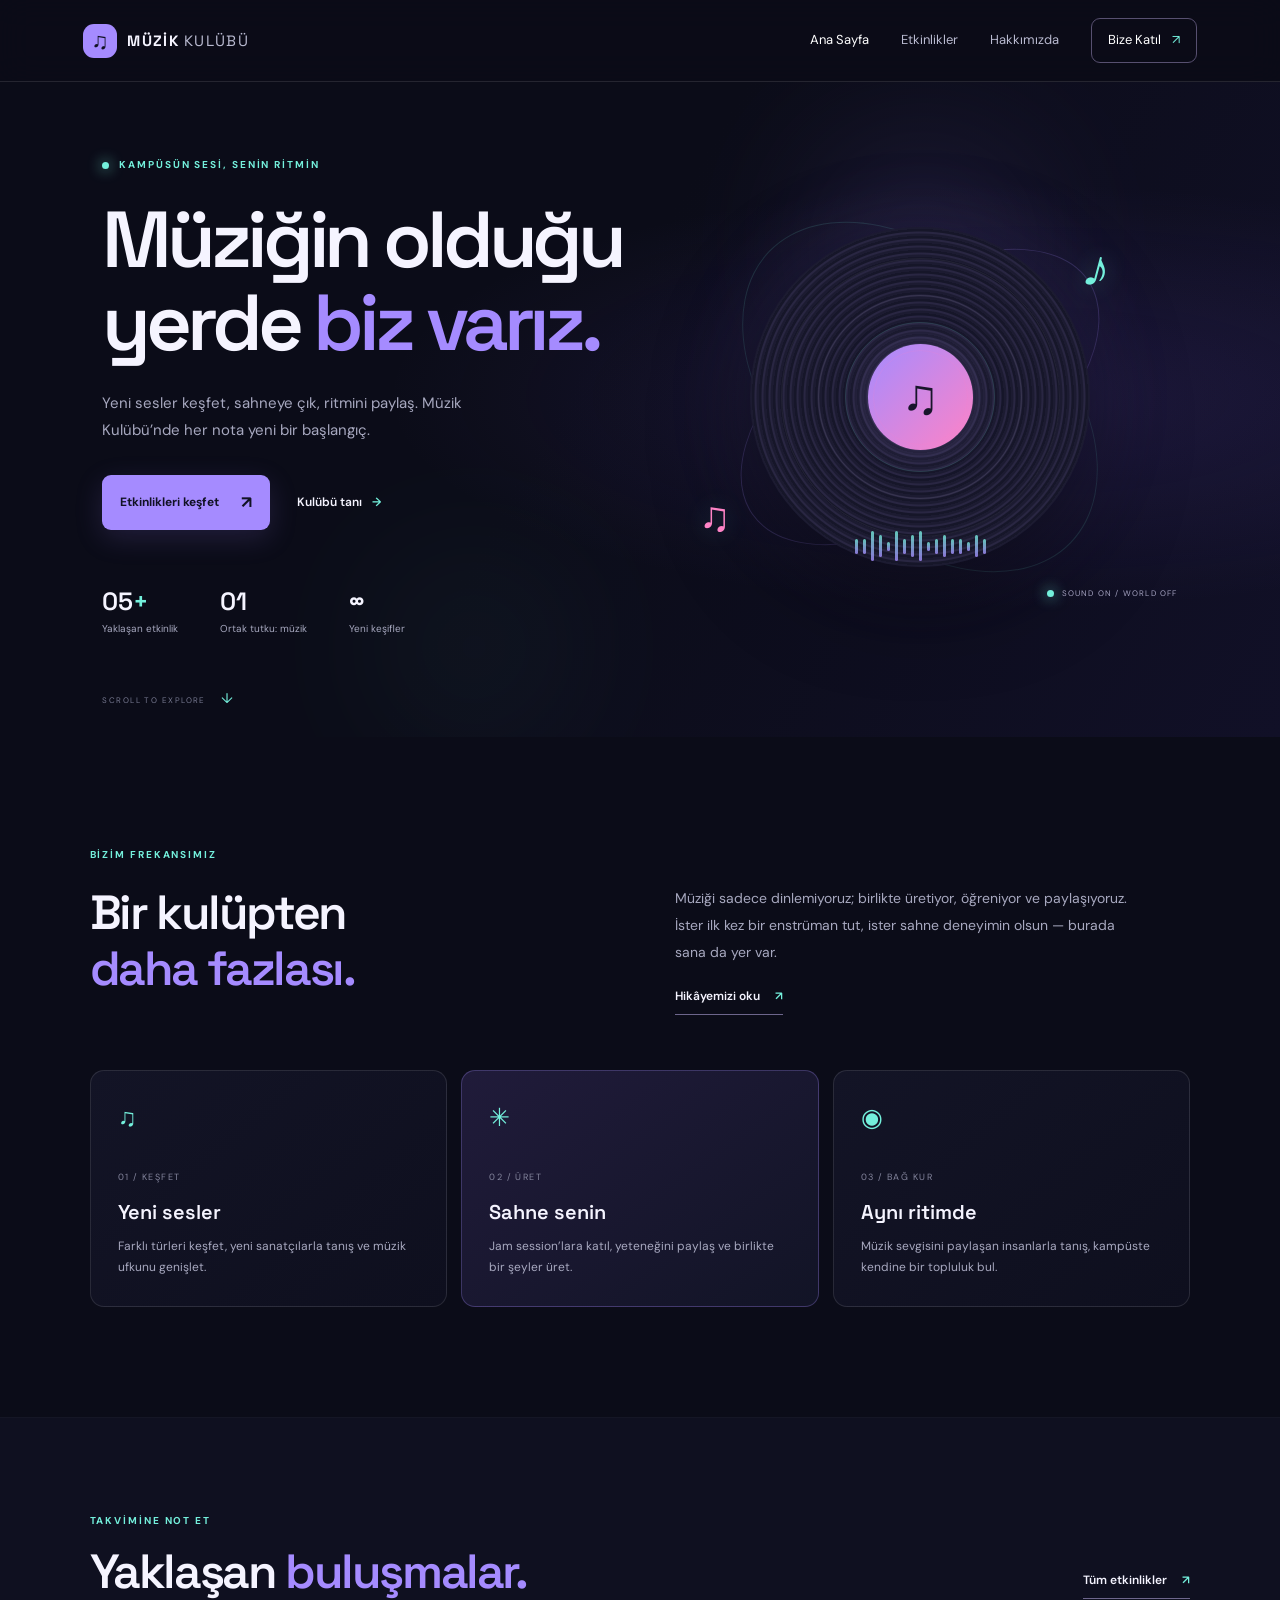
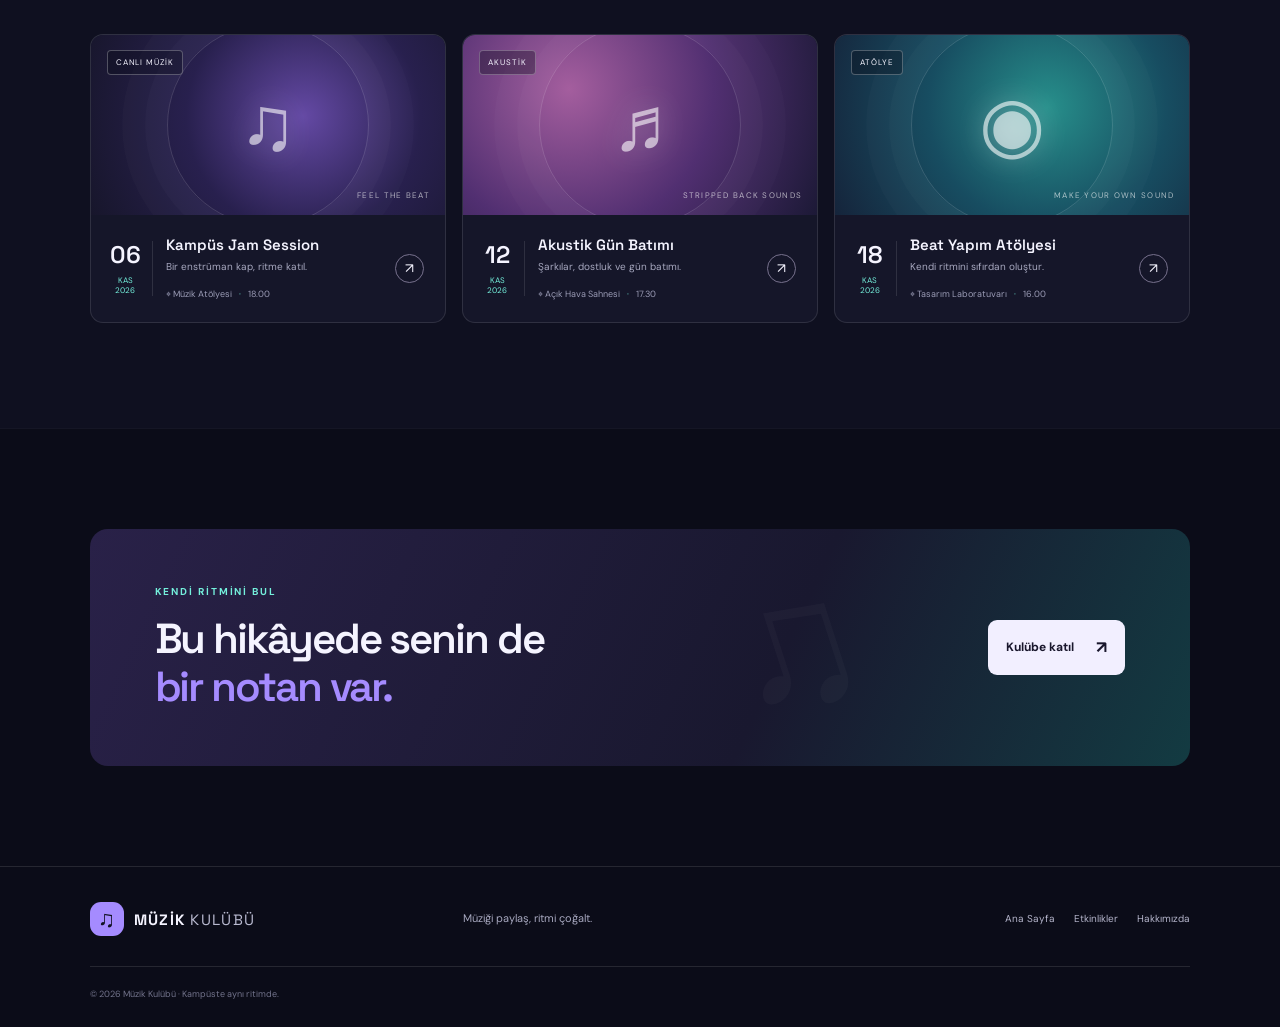
<file: index.html>
<!DOCTYPE html>
<html lang="tr">
<head>
  <meta charset="UTF-8"><meta name="viewport" content="width=device-width, initial-scale=1.0">
  <meta name="description" content="Müzik Kulübü: kampüste ritmi, sahneyi ve insanları bir araya getiriyoruz.">
  <title>Müzik Kulübü | Ritmini Bul</title><link rel="preconnect" href="https://fonts.googleapis.com"><link rel="preconnect" href="https://fonts.gstatic.com" crossorigin><link href="https://fonts.googleapis.com/css2?family=DM+Sans:wght@400;500;600;700&family=Space+Grotesk:wght@400;500;600;700&display=swap" rel="stylesheet"><link rel="stylesheet" href="style.css"><script src="script.js" defer></script>
</head>
<body>
<header class="site-header"><a class="brand" href="index.html" aria-label="Müzik Kulübü ana sayfa"><span class="brand-mark">♫</span><span>MÜZİK<span class="brand-light">KULÜBÜ</span></span></a><button class="menu-toggle" aria-label="Menüyü aç" aria-expanded="false">☰</button><nav class="nav-links" aria-label="Ana menü"><a class="active" href="index.html">Ana Sayfa</a><a href="etkinlikler.html">Etkinlikler</a><a href="hakkimizda.html">Hakkımızda</a><a class="nav-cta" href="etkinlikler.html#etkinlik-listesi">Bize Katıl <span>↗</span></a></nav></header>
<main>
<section class="hero"><div class="hero-glow glow-one"></div><div class="hero-glow glow-two"></div><div class="hero-copy"><div class="eyebrow"><span class="live-dot"></span> KAMPÜSÜN SESİ, SENİN RİTMİN</div><h1>Müziğin olduğu<br>yerde <span>biz varız.</span></h1><p>Yeni sesler keşfet, sahneye çık, ritmini paylaş. Müzik Kulübü’nde her nota yeni bir başlangıç.</p><div class="hero-actions"><a class="button button-primary" href="etkinlikler.html">Etkinlikleri keşfet <span>↗</span></a><a class="text-link" href="hakkimizda.html">Kulübü tanı <span>→</span></a></div><div class="hero-stats"><div><strong>05<span>+</span></strong><small>Yaklaşan etkinlik</small></div><div><strong>01</strong><small>Ortak tutku: müzik</small></div><div><strong>∞</strong><small>Yeni keşifler</small></div></div></div>
<div class="hero-art" aria-label="Müzik dalgalarını temsil eden dekoratif grafik"><div class="art-orbit orbit-a"></div><div class="art-orbit orbit-b"></div><div class="vinyl"><div class="vinyl-ring ring-one"></div><div class="vinyl-ring ring-two"></div><div class="vinyl-ring ring-three"></div><div class="vinyl-center">♫</div></div><div class="floating-note note-one">♪</div><div class="floating-note note-two">♫</div><div class="sound-bars"><i></i><i></i><i></i><i></i><i></i><i></i><i></i><i></i><i></i><i></i><i></i><i></i><i></i><i></i><i></i><i></i><i></i></div><div class="art-label"><span class="label-dot"></span> SOUND ON / WORLD OFF</div></div><div class="hero-bottom">SCROLL TO EXPLORE <span>↓</span></div></section>
<section class="intro-section section-wrap"><div class="section-kicker">BİZİM FREKANSIMIZ</div><div class="intro-grid"><h2>Bir kulüpten<br><span>daha fazlası.</span></h2><div><p class="intro-text">Müziği sadece dinlemiyoruz; birlikte üretiyor, öğreniyor ve paylaşıyoruz. İster ilk kez bir enstrüman tut, ister sahne deneyimin olsun — burada sana da yer var.</p><a class="underlined-link" href="hakkimizda.html">Hikâyemizi oku <span>↗</span></a></div></div><div class="feature-grid"><article class="feature-card"><span class="feature-icon">♫</span><span class="feature-number">01 / KEŞFET</span><h3>Yeni sesler</h3><p>Farklı türleri keşfet, yeni sanatçılarla tanış ve müzik ufkunu genişlet.</p></article><article class="feature-card feature-highlight"><span class="feature-icon">✳</span><span class="feature-number">02 / ÜRET</span><h3>Sahne senin</h3><p>Jam session’lara katıl, yeteneğini paylaş ve birlikte bir şeyler üret.</p></article><article class="feature-card"><span class="feature-icon">◉</span><span class="feature-number">03 / BAĞ KUR</span><h3>Aynı ritimde</h3><p>Müzik sevgisini paylaşan insanlarla tanış, kampüste kendine bir topluluk bul.</p></article></div></section>
<section class="upcoming-section"><div class="section-wrap"><div class="section-heading"><div><div class="section-kicker">TAKVİMİNE NOT ET</div><h2>Yaklaşan <span>buluşmalar.</span></h2></div><a class="underlined-link" href="etkinlikler.html">Tüm etkinlikler <span>↗</span></a></div><div class="event-preview-grid">
<article class="event-card"><div class="event-art art-jam"><span class="event-tag">CANLI MÜZİK</span><div class="event-art-symbol">♫</div><span class="art-caption">FEEL THE BEAT</span></div><div class="event-info"><div class="event-date"><span>06</span><small>KAS<br>2026</small></div><div class="event-details"><h3>Kampüs Jam Session</h3><p>Bir enstrüman kap, ritme katıl.</p><div class="event-meta">⌖ Müzik Atölyesi <span>·</span> 18.00</div></div><a class="round-arrow" href="etkinlikler.html#kampus-jam" aria-label="Kampüs Jam Session detayları">↗</a></div></article>
<article class="event-card"><div class="event-art art-acoustic"><span class="event-tag">AKUSTİK</span><div class="event-art-symbol">♬</div><span class="art-caption">STRIPPED BACK SOUNDS</span></div><div class="event-info"><div class="event-date"><span>12</span><small>KAS<br>2026</small></div><div class="event-details"><h3>Akustik Gün Batımı</h3><p>Şarkılar, dostluk ve gün batımı.</p><div class="event-meta">⌖ Açık Hava Sahnesi <span>·</span> 17.30</div></div><a class="round-arrow" href="etkinlikler.html#akustik-gun-batimi" aria-label="Akustik Gün Batımı detayları">↗</a></div></article>
<article class="event-card"><div class="event-art art-workshop"><span class="event-tag">ATÖLYE</span><div class="event-art-symbol">◉</div><span class="art-caption">MAKE YOUR OWN SOUND</span></div><div class="event-info"><div class="event-date"><span>18</span><small>KAS<br>2026</small></div><div class="event-details"><h3>Beat Yapım Atölyesi</h3><p>Kendi ritmini sıfırdan oluştur.</p><div class="event-meta">⌖ Tasarım Laboratuvarı <span>·</span> 16.00</div></div><a class="round-arrow" href="etkinlikler.html#beat-atolyesi" aria-label="Beat Yapım Atölyesi detayları">↗</a></div></article>
</div></div></section>
<section class="join-banner section-wrap"><div class="join-shape">♫</div><div><div class="section-kicker">KENDİ RİTMİNİ BUL</div><h2>Bu hikâyede senin de<br><span>bir notan var.</span></h2></div><a class="button button-light" href="hakkimizda.html#katil">Kulübe katıl <span>↗</span></a></section>
</main><footer class="site-footer"><a class="brand" href="index.html"><span class="brand-mark">♫</span><span>MÜZİK<span class="brand-light">KULÜBÜ</span></span></a><p>Müziği paylaş, ritmi çoğalt.</p><div class="footer-links"><a href="index.html">Ana Sayfa</a><a href="etkinlikler.html">Etkinlikler</a><a href="hakkimizda.html">Hakkımızda</a></div><small>© 2026 Müzik Kulübü · Kampüste aynı ritimde.</small></footer>
</body></html>
</file>
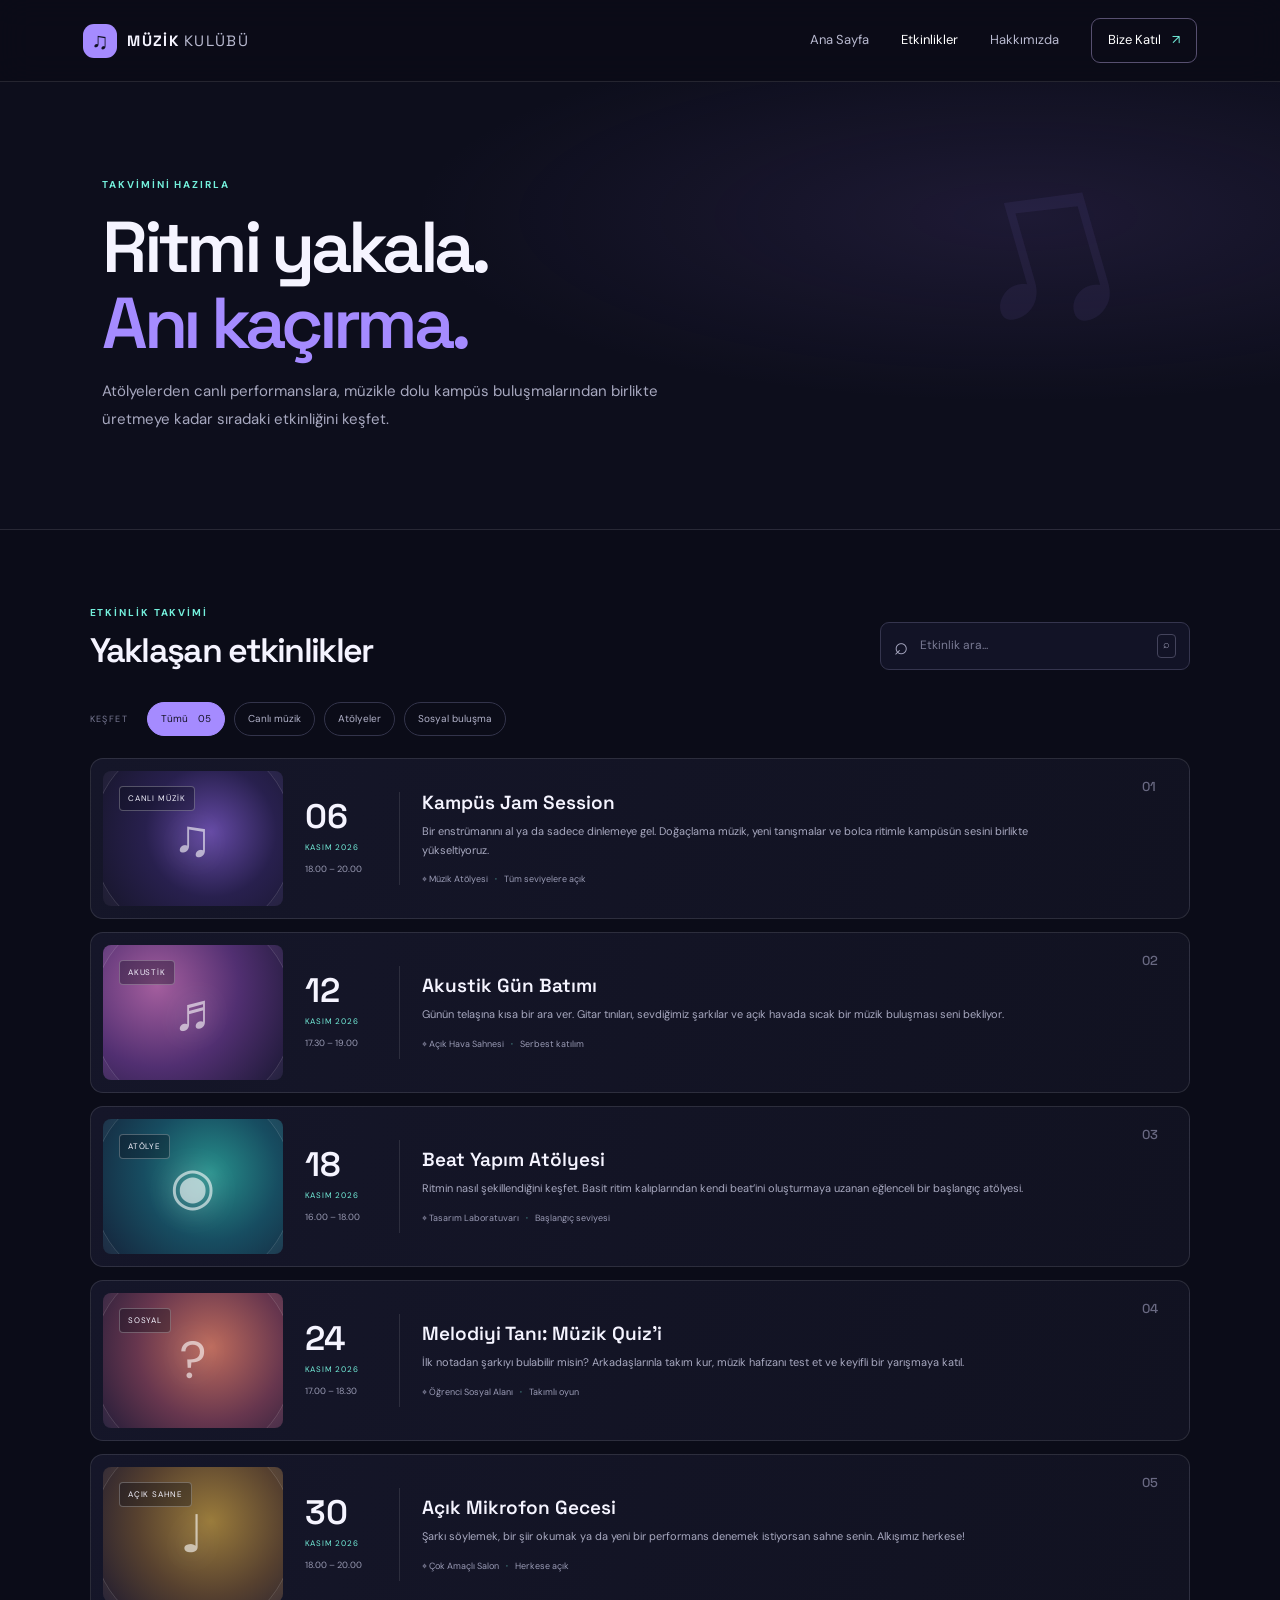
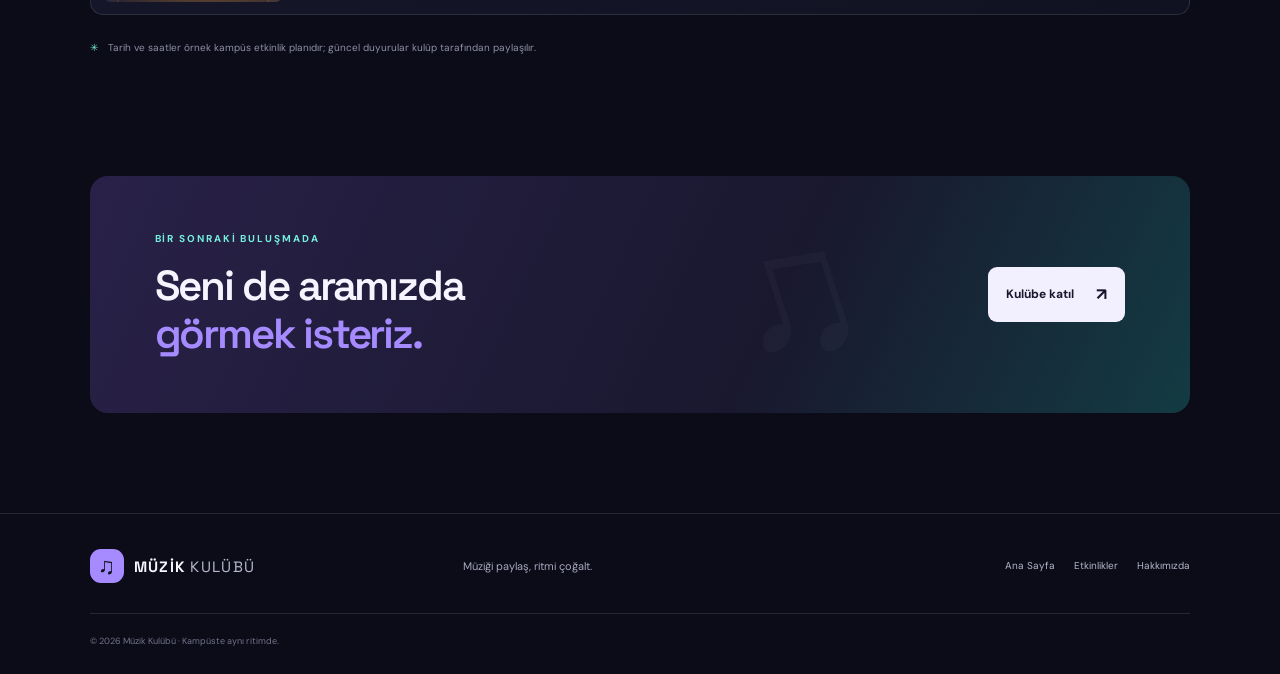
<file: etkinlikler.html>
<!DOCTYPE html>
<html lang="tr"><head><meta charset="UTF-8"><meta name="viewport" content="width=device-width, initial-scale=1.0"><meta name="description" content="Müzik Kulübü etkinlik takvimi ve kampüs buluşmaları."><title>Etkinlikler | Müzik Kulübü</title><link rel="preconnect" href="https://fonts.googleapis.com"><link rel="preconnect" href="https://fonts.gstatic.com" crossorigin><link href="https://fonts.googleapis.com/css2?family=DM+Sans:wght@400;500;600;700&family=Space+Grotesk:wght@400;500;600;700&display=swap" rel="stylesheet"><link rel="stylesheet" href="style.css"><script src="script.js" defer></script></head><body>
<header class="site-header"><a class="brand" href="index.html"><span class="brand-mark">♫</span><span>MÜZİK<span class="brand-light">KULÜBÜ</span></span></a><button class="menu-toggle" aria-label="Menüyü aç" aria-expanded="false">☰</button><nav class="nav-links" aria-label="Ana menü"><a href="index.html">Ana Sayfa</a><a class="active" href="etkinlikler.html">Etkinlikler</a><a href="hakkimizda.html">Hakkımızda</a><a class="nav-cta" href="hakkimizda.html#katil">Bize Katıl <span>↗</span></a></nav></header>
<main><section class="page-hero"><div class="section-kicker">TAKVİMİNİ HAZIRLA</div><h1>Ritmi yakala.<br><span>Anı kaçırma.</span></h1><p>Atölyelerden canlı performanslara, müzikle dolu kampüs buluşmalarından birlikte üretmeye kadar sıradaki etkinliğini keşfet.</p><div class="page-hero-decoration">♫</div></section>
<section class="events-page section-wrap" id="etkinlik-listesi"><div class="event-tools"><div><div class="section-kicker">ETKİNLİK TAKVİMİ</div><h2>Yaklaşan etkinlikler</h2></div><label class="search-box"><span>⌕</span><input id="event-search" type="search" placeholder="Etkinlik ara..." aria-label="Etkinliklerde ara"><kbd>⌕</kbd></label></div><div class="filter-row"><span class="filter-label">KEŞFET</span><button class="filter-chip active" data-filter="all">Tümü <span>05</span></button><button class="filter-chip" data-filter="Canlı Müzik">Canlı müzik</button><button class="filter-chip" data-filter="Atölye">Atölyeler</button><button class="filter-chip" data-filter="Sosyal">Sosyal buluşma</button></div><div class="events-list" id="events-list">
<article class="event-list-card" id="kampus-jam" data-category="Canlı Müzik" data-search="kampüs jam session canlı müzik doğaçlama enstrüman müzik atölyesi"><div class="list-art art-jam"><span class="event-tag">CANLI MÜZİK</span><div class="event-art-symbol">♫</div></div><div class="list-date"><strong>06</strong><span>KASIM 2026</span><small>18.00 – 20.00</small></div><div class="list-content"><h3>Kampüs Jam Session</h3><p>Bir enstrümanını al ya da sadece dinlemeye gel. Doğaçlama müzik, yeni tanışmalar ve bolca ritimle kampüsün sesini birlikte yükseltiyoruz.</p><div class="event-meta">⌖ Müzik Atölyesi <span>·</span> Tüm seviyelere açık</div></div><span class="list-index">01</span></article>
<article class="event-list-card" id="akustik-gun-batimi" data-category="Canlı Müzik" data-search="akustik gün batımı açık hava gitar vokal canlı müzik"><div class="list-art art-acoustic"><span class="event-tag">AKUSTİK</span><div class="event-art-symbol">♬</div></div><div class="list-date"><strong>12</strong><span>KASIM 2026</span><small>17.30 – 19.00</small></div><div class="list-content"><h3>Akustik Gün Batımı</h3><p>Günün telaşına kısa bir ara ver. Gitar tınıları, sevdiğimiz şarkılar ve açık havada sıcak bir müzik buluşması seni bekliyor.</p><div class="event-meta">⌖ Açık Hava Sahnesi <span>·</span> Serbest katılım</div></div><span class="list-index">02</span></article>
<article class="event-list-card" id="beat-atolyesi" data-category="Atölye" data-search="beat yapım atölyesi ritim prodüksiyon müzik bilgisayar"><div class="list-art art-workshop"><span class="event-tag">ATÖLYE</span><div class="event-art-symbol">◉</div></div><div class="list-date"><strong>18</strong><span>KASIM 2026</span><small>16.00 – 18.00</small></div><div class="list-content"><h3>Beat Yapım Atölyesi</h3><p>Ritmin nasıl şekillendiğini keşfet. Basit ritim kalıplarından kendi beat’ini oluşturmaya uzanan eğlenceli bir başlangıç atölyesi.</p><div class="event-meta">⌖ Tasarım Laboratuvarı <span>·</span> Başlangıç seviyesi</div></div><span class="list-index">03</span></article>
<article class="event-list-card" id="muzik-quiz" data-category="Sosyal" data-search="müzik quiz bilgi yarışması şarkı tahmin sosyal buluşma"><div class="list-art art-quiz"><span class="event-tag">SOSYAL</span><div class="event-art-symbol">?</div></div><div class="list-date"><strong>24</strong><span>KASIM 2026</span><small>17.00 – 18.30</small></div><div class="list-content"><h3>Melodiyi Tanı: Müzik Quiz’i</h3><p>İlk notadan şarkıyı bulabilir misin? Arkadaşlarınla takım kur, müzik hafızanı test et ve keyifli bir yarışmaya katıl.</p><div class="event-meta">⌖ Öğrenci Sosyal Alanı <span>·</span> Takımlı oyun</div></div><span class="list-index">04</span></article>
<article class="event-list-card" id="acik-mikrofon" data-category="Sosyal" data-search="açık mikrofon şiir şarkı vokal sahne performans paylaşım"><div class="list-art art-mic"><span class="event-tag">AÇIK SAHNE</span><div class="event-art-symbol">♩</div></div><div class="list-date"><strong>30</strong><span>KASIM 2026</span><small>18.00 – 20.00</small></div><div class="list-content"><h3>Açık Mikrofon Gecesi</h3><p>Şarkı söylemek, bir şiir okumak ya da yeni bir performans denemek istiyorsan sahne senin. Alkışımız herkese!</p><div class="event-meta">⌖ Çok Amaçlı Salon <span>·</span> Herkese açık</div></div><span class="list-index">05</span></article>
</div><p class="no-results" id="no-results" hidden>Aramana uygun etkinlik bulamadık. Başka bir kelime deneyebilirsin.</p><p class="event-note"><span>✳</span> Tarih ve saatler örnek kampüs etkinlik planıdır; güncel duyurular kulüp tarafından paylaşılır.</p></section>
<section class="join-banner section-wrap"><div class="join-shape">♫</div><div><div class="section-kicker">BİR SONRAKİ BULUŞMADA</div><h2>Seni de aramızda<br><span>görmek isteriz.</span></h2></div><a class="button button-light" href="hakkimizda.html#katil">Kulübe katıl <span>↗</span></a></section></main>
<footer class="site-footer"><a class="brand" href="index.html"><span class="brand-mark">♫</span><span>MÜZİK<span class="brand-light">KULÜBÜ</span></span></a><p>Müziği paylaş, ritmi çoğalt.</p><div class="footer-links"><a href="index.html">Ana Sayfa</a><a href="etkinlikler.html">Etkinlikler</a><a href="hakkimizda.html">Hakkımızda</a></div><small>© 2026 Müzik Kulübü · Kampüste aynı ritimde.</small></footer></body></html>
</file>
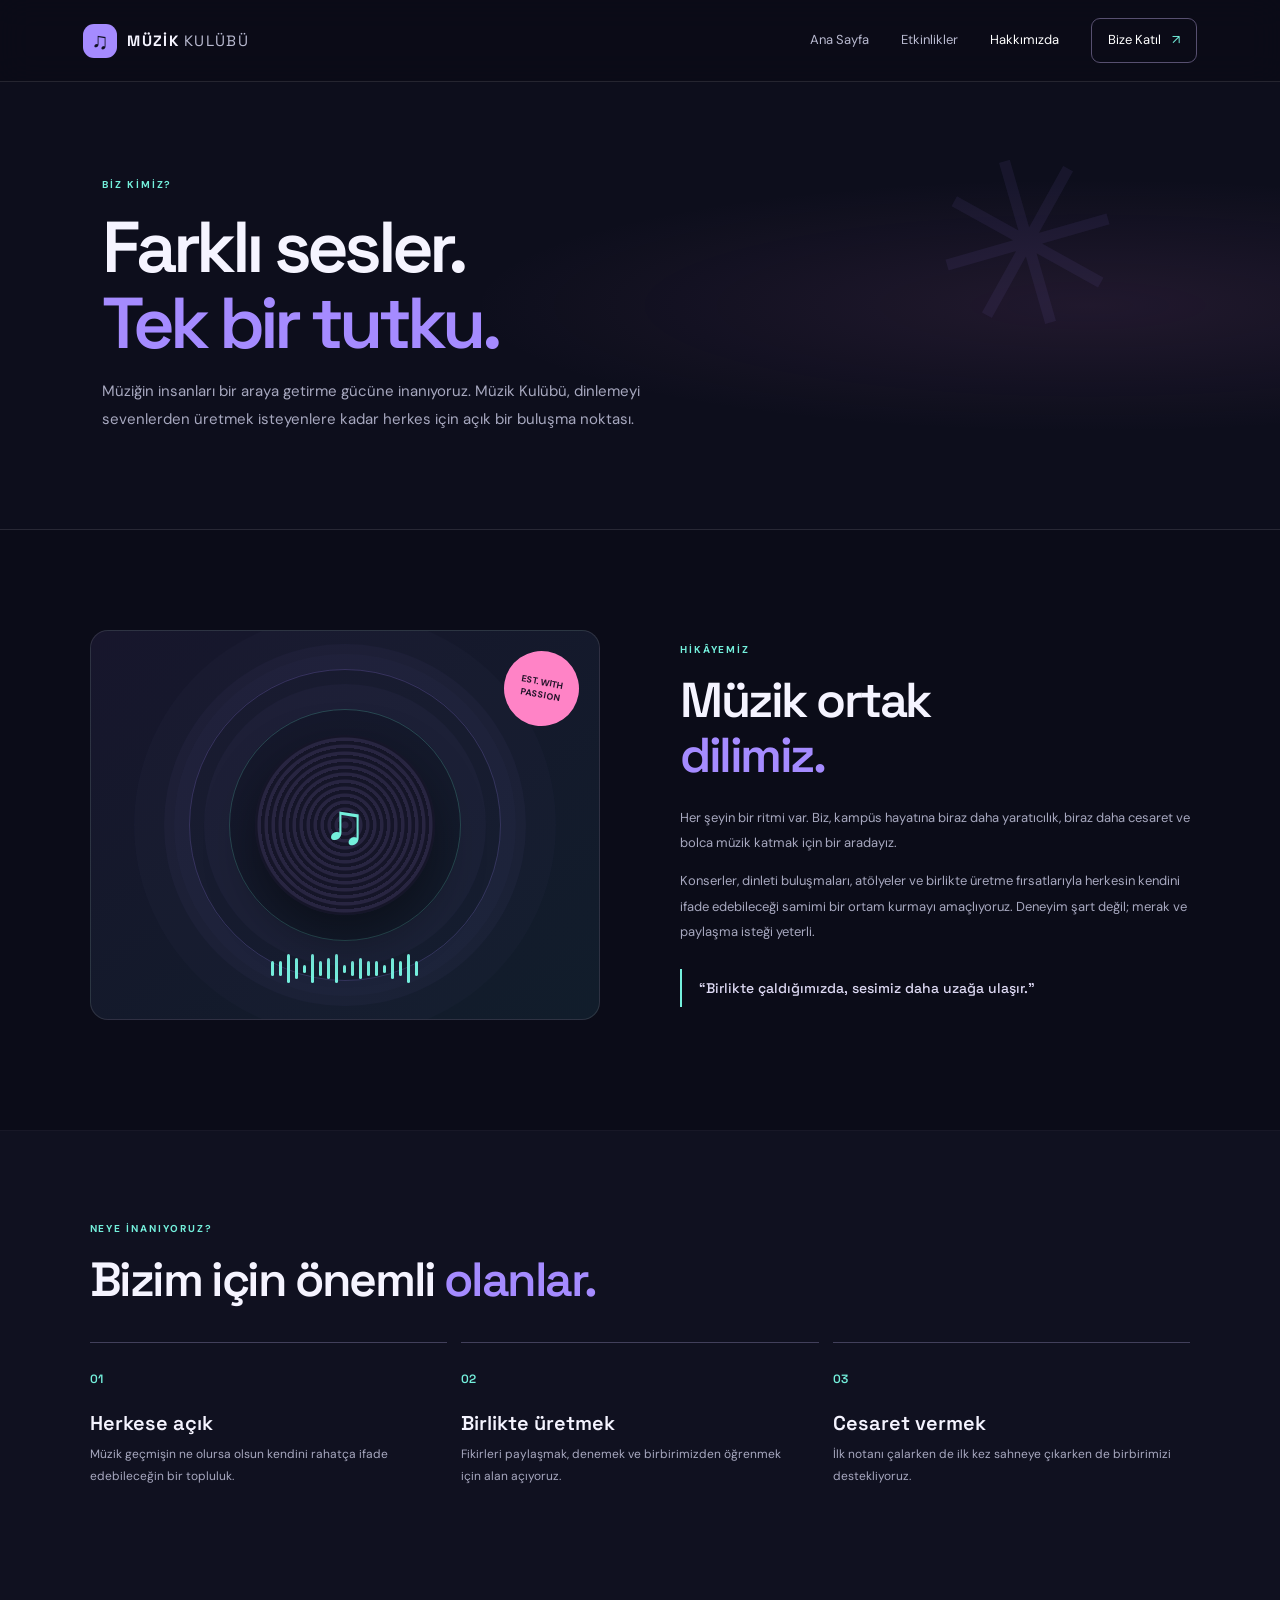
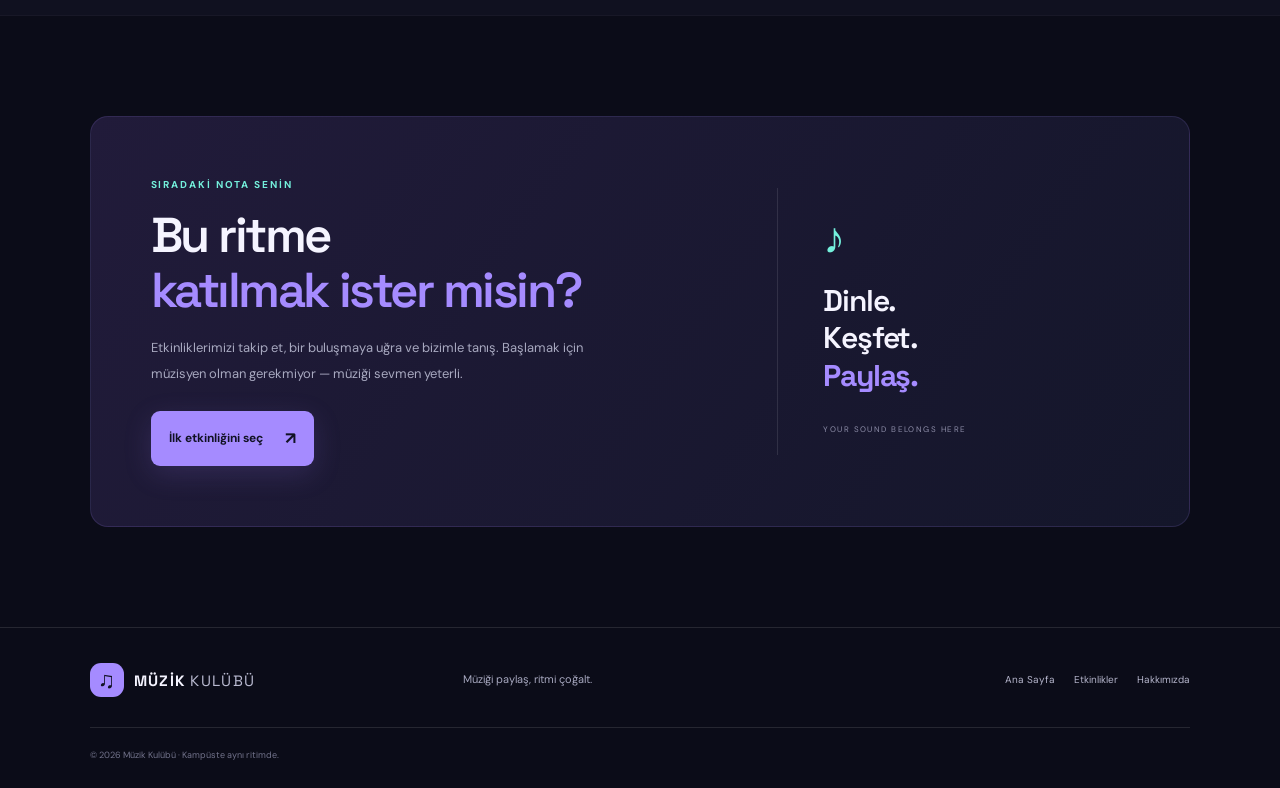
<file: hakkimizda.html>
<!DOCTYPE html>
<html lang="tr"><head><meta charset="UTF-8"><meta name="viewport" content="width=device-width, initial-scale=1.0"><meta name="description" content="Müzik Kulübü'nün amacı, değerleri ve topluluğa katılma yolları."><title>Hakkımızda | Müzik Kulübü</title><link rel="preconnect" href="https://fonts.googleapis.com"><link rel="preconnect" href="https://fonts.gstatic.com" crossorigin><link href="https://fonts.googleapis.com/css2?family=DM+Sans:wght@400;500;600;700&family=Space+Grotesk:wght@400;500;600;700&display=swap" rel="stylesheet"><link rel="stylesheet" href="style.css"><script src="script.js" defer></script></head><body>
<header class="site-header"><a class="brand" href="index.html"><span class="brand-mark">♫</span><span>MÜZİK<span class="brand-light">KULÜBÜ</span></span></a><button class="menu-toggle" aria-label="Menüyü aç" aria-expanded="false">☰</button><nav class="nav-links" aria-label="Ana menü"><a href="index.html">Ana Sayfa</a><a href="etkinlikler.html">Etkinlikler</a><a class="active" href="hakkimizda.html">Hakkımızda</a><a class="nav-cta" href="#katil">Bize Katıl <span>↗</span></a></nav></header>
<main><section class="page-hero about-hero"><div class="section-kicker">BİZ KİMİZ?</div><h1>Farklı sesler.<br><span>Tek bir tutku.</span></h1><p>Müziğin insanları bir araya getirme gücüne inanıyoruz. Müzik Kulübü, dinlemeyi sevenlerden üretmek isteyenlere kadar herkes için açık bir buluşma noktası.</p><div class="page-hero-decoration">✳</div></section>
<section class="about-story section-wrap"><div class="story-visual"><div class="story-disc">♫</div><span class="story-sticker">EST. WITH<br>PASSION</span><div class="story-wave"><i></i><i></i><i></i><i></i><i></i><i></i><i></i><i></i><i></i><i></i><i></i><i></i><i></i><i></i><i></i><i></i><i></i><i></i><i></i></div></div><div class="story-copy"><div class="section-kicker">HİKÂYEMİZ</div><h2>Müzik ortak<br><span>dilimiz.</span></h2><p>Her şeyin bir ritmi var. Biz, kampüs hayatına biraz daha yaratıcılık, biraz daha cesaret ve bolca müzik katmak için bir aradayız.</p><p>Konserler, dinleti buluşmaları, atölyeler ve birlikte üretme fırsatlarıyla herkesin kendini ifade edebileceği samimi bir ortam kurmayı amaçlıyoruz. Deneyim şart değil; merak ve paylaşma isteği yeterli.</p><div class="quote-line">“Birlikte çaldığımızda, sesimiz daha uzağa ulaşır.”</div></div></section>
<section class="values-section"><div class="section-wrap"><div class="section-kicker">NEYE İNANIYORUZ?</div><h2>Bizim için önemli <span>olanlar.</span></h2><div class="values-grid"><article><span>01</span><h3>Herkese açık</h3><p>Müzik geçmişin ne olursa olsun kendini rahatça ifade edebileceğin bir topluluk.</p></article><article><span>02</span><h3>Birlikte üretmek</h3><p>Fikirleri paylaşmak, denemek ve birbirimizden öğrenmek için alan açıyoruz.</p></article><article><span>03</span><h3>Cesaret vermek</h3><p>İlk notanı çalarken de ilk kez sahneye çıkarken de birbirimizi destekliyoruz.</p></article></div></div></section>
<section class="join-section section-wrap" id="katil"><div class="join-content"><div class="section-kicker">SIRADAKİ NOTA SENİN</div><h2>Bu ritme<br><span>katılmak ister misin?</span></h2><p>Etkinliklerimizi takip et, bir buluşmaya uğra ve bizimle tanış. Başlamak için müzisyen olman gerekmiyor — müziği sevmen yeterli.</p><a class="button button-primary" href="etkinlikler.html">İlk etkinliğini seç <span>↗</span></a></div><div class="join-aside"><span class="aside-note">♪</span><p>Dinle.<br>Keşfet.<br><strong>Paylaş.</strong></p><span class="aside-small">YOUR SOUND BELONGS HERE</span></div></section></main>
<footer class="site-footer"><a class="brand" href="index.html"><span class="brand-mark">♫</span><span>MÜZİK<span class="brand-light">KULÜBÜ</span></span></a><p>Müziği paylaş, ritmi çoğalt.</p><div class="footer-links"><a href="index.html">Ana Sayfa</a><a href="etkinlikler.html">Etkinlikler</a><a href="hakkimizda.html">Hakkımızda</a></div><small>© 2026 Müzik Kulübü · Kampüste aynı ritimde.</small></footer></body></html>
</file>
<file: style.css>
:root{--bg:#0b0c18;--panel:#121426;--panel2:#17192e;--text:#f5f4ff;--muted:#a7a8bf;--purple:#a58bff;--cyan:#74f0dc;--pink:#ff83c6;--line:rgba(255,255,255,.11);--font-head:'Space Grotesk',sans-serif;--font-body:'DM Sans',sans-serif}*{box-sizing:border-box}html{scroll-behavior:smooth;scroll-padding-top:90px}body{margin:0;background:var(--bg);color:var(--text);font-family:var(--font-body);line-height:1.6}a{color:inherit;text-decoration:none}button,input{font:inherit}.site-header{height:82px;padding:0 max(6.5vw,24px);display:flex;align-items:center;justify-content:space-between;border-bottom:1px solid var(--line);background:rgba(11,12,24,.91);backdrop-filter:blur(16px);position:sticky;top:0;z-index:20}.brand{display:inline-flex;align-items:center;gap:10px;font:700 15px var(--font-head);letter-spacing:.09em}.brand-mark{width:34px;height:34px;display:grid;place-items:center;border-radius:11px;background:var(--purple);color:#111224;font-size:23px;letter-spacing:0}.brand-light{font-weight:400;color:#b9bad0;margin-left:5px}.nav-links{display:flex;align-items:center;gap:32px;font-size:13px;color:#b9bad0}.nav-links>a:not(.nav-cta){transition:color .2s}.nav-links>a:hover,.nav-links>a.active{color:#fff}.nav-cta{padding:11px 16px;border:1px solid #575070;border-radius:9px;color:#fff}.nav-cta span{color:var(--cyan);margin-left:8px}.menu-toggle{display:none;background:none;border:0;color:white;font-size:25px}.hero{min-height:650px;position:relative;overflow:hidden;display:grid;grid-template-columns:1.02fr .98fr;align-items:center;padding:75px max(8vw,28px) 100px;gap:25px;background:radial-gradient(ellipse at 80% 48%,rgba(92,66,173,.19),transparent 44%),linear-gradient(120deg,#0b0c18 45%,#111027)}.hero-copy{position:relative;z-index:2;max-width:590px}.eyebrow,.section-kicker{font-size:10px;font-weight:700;letter-spacing:.19em;color:var(--cyan)}.eyebrow{display:flex;align-items:center;gap:10px}.live-dot,.label-dot{height:7px;width:7px;background:var(--cyan);border-radius:50%;box-shadow:0 0 14px var(--cyan)}h1,h2,h3,p{margin-top:0}.hero h1,.page-hero h1{font:600 clamp(48px,6.2vw,82px)/1.05 var(--font-head);letter-spacing:-.065em;margin:25px 0}.hero h1 span,.page-hero h1 span,.intro-grid h2 span,.section-heading h2 span,.join-banner h2 span,.story-copy h2 span,.values-section h2 span,.join-content h2 span{color:var(--purple)}.hero-copy>p,.page-hero>p{color:var(--muted);font-size:15px;max-width:440px;line-height:1.85}.hero-actions{display:flex;align-items:center;gap:27px;margin-top:30px}.button{display:inline-flex;align-items:center;gap:22px;padding:14px 18px;border-radius:9px;font-size:12px;font-weight:700;transition:transform .2s,box-shadow .2s}.button:hover{transform:translateY(-2px)}.button-primary{background:var(--purple);color:#111224;box-shadow:0 8px 28px #9276f02b}.button-primary span,.button-light span{font-size:17px}.text-link,.underlined-link{font-size:12px;font-weight:600}.text-link span{color:var(--cyan);margin-left:7px}.hero-stats{display:flex;gap:42px;margin-top:55px}.hero-stats>div{display:flex;flex-direction:column}.hero-stats strong{font:600 25px var(--font-head)}.hero-stats strong span{color:var(--cyan)}.hero-stats small{font-size:10px;color:var(--muted);margin-top:4px}.hero-art{position:relative;min-height:450px;display:grid;place-items:center}.vinyl{width:min(340px,75vw);aspect-ratio:1;border-radius:50%;position:relative;display:grid;place-items:center;background:repeating-radial-gradient(circle at center,#1c1b31 0 2px,#292642 3px 4px,#161629 5px 7px);box-shadow:0 30px 90px #0008,0 0 90px #8b72ff21;animation:float 7s ease-in-out infinite}.vinyl:before{content:'';position:absolute;inset:9%;border-radius:50%;border:1px solid #ffffff0e}.vinyl-center{width:31%;aspect-ratio:1;border-radius:50%;display:grid;place-items:center;background:linear-gradient(135deg,var(--purple),var(--pink));color:#18152b;font-size:50px;box-shadow:0 0 30px #b49bff44}.vinyl-ring{position:absolute;border:1px solid #ffffff12;border-radius:50%;inset:20%}.ring-two{inset:28%;border-color:#74f0dc24}.ring-three{inset:36%;border-color:#ff83c624}.art-orbit{position:absolute;border:1px solid #a58bff37;border-radius:50%;width:410px;height:220px;transform:rotate(-35deg)}.orbit-b{width:420px;height:270px;transform:rotate(44deg);border-color:#74f0dc24}.floating-note{position:absolute;font-size:54px;color:var(--cyan);text-shadow:0 0 25px #74f0dc55}.note-one{top:12%;right:13%;transform:rotate(15deg)}.note-two{bottom:16%;left:7%;font-size:42px;color:var(--pink)}.sound-bars{position:absolute;bottom:13%;display:flex;align-items:center;gap:5px;height:35px}.sound-bars i{display:block;width:3px;height:var(--h,15px);border-radius:5px;background:linear-gradient(var(--cyan),var(--purple));opacity:.8}.sound-bars i:nth-child(3n){--h:30px}.sound-bars i:nth-child(4n){--h:22px}.sound-bars i:nth-child(5n){--h:9px}.art-label{position:absolute;right:0;bottom:5%;display:flex;align-items:center;gap:8px;color:#a4a2c0;font-size:8px;letter-spacing:.15em}.hero-bottom{position:absolute;bottom:28px;left:8%;font-size:8px;letter-spacing:.18em;color:#777990}.hero-bottom span{color:var(--cyan);margin-left:12px;font-size:14px}.hero-glow{position:absolute;border-radius:50%;filter:blur(80px);opacity:.14;pointer-events:none}.glow-one{width:200px;height:200px;background:var(--purple);top:10%;right:20%}.glow-two{width:180px;height:180px;background:var(--cyan);bottom:0;left:30%;opacity:.06}@keyframes float{0%,100%{transform:translateY(0) rotate(-7deg)}50%{transform:translateY(-12px) rotate(-3deg)}}.section-wrap{width:min(1120px,86%);margin:0 auto}.intro-section{padding-top:110px;padding-bottom:110px}.intro-grid{display:grid;grid-template-columns:1fr 1fr;gap:70px;align-items:start;margin-top:22px}.intro-grid h2,.section-heading h2,.event-tools h2,.values-section h2{font:600 clamp(32px,4vw,48px)/1.15 var(--font-head);letter-spacing:-.05em;margin:0}.intro-text{font-size:14px;color:var(--muted);line-height:1.9;max-width:470px}.underlined-link{display:inline-flex;gap:15px;align-items:center;border-bottom:1px solid #6d668c;padding-bottom:8px;margin-top:8px}.underlined-link span{color:var(--cyan)}.feature-grid{display:grid;grid-template-columns:repeat(3,1fr);gap:14px;margin-top:55px}.feature-card{min-height:225px;padding:27px;border:1px solid var(--line);background:linear-gradient(140deg,#131426,#0e0f1e);border-radius:14px;transition:transform .25s,border-color .25s}.feature-card:hover{transform:translateY(-5px);border-color:#a58bff7a}.feature-highlight{background:linear-gradient(145deg,#201b3a,#121426);border-color:#a58bff47}.feature-icon{font-size:25px;color:var(--cyan);display:block;margin-bottom:24px}.feature-number{font-size:9px;letter-spacing:.16em;color:#85869e}.feature-card h3{font:600 20px var(--font-head);margin:11px 0}.feature-card p{font-size:12px;color:var(--muted);line-height:1.8;margin-bottom:0}.upcoming-section{background:#0f1020;padding:95px 0 105px;border-top:1px solid #ffffff06;border-bottom:1px solid #ffffff06}.section-heading{display:flex;align-items:end;justify-content:space-between;margin-bottom:35px}.section-heading h2{margin-top:15px}.event-preview-grid{display:grid;grid-template-columns:repeat(3,1fr);gap:16px}.event-card{border:1px solid var(--line);background:#151629;border-radius:13px;overflow:hidden;transition:transform .2s,border-color .2s}.event-card:hover{transform:translateY(-5px);border-color:#a58bff66}.event-art,.list-art{height:180px;position:relative;overflow:hidden;display:flex;align-items:center;justify-content:center}.event-art:before,.list-art:before{content:'';position:absolute;width:200px;height:200px;border:1px solid #ffffff25;border-radius:50%;box-shadow:0 0 0 22px #ffffff05,0 0 0 45px #ffffff04}.art-jam{background:radial-gradient(circle at 60% 45%,#6449a4,#28204e 50%,#17162b)}.art-acoustic{background:radial-gradient(circle at 30% 30%,#a45e9e,#512f71 52%,#1c1936)}.art-workshop{background:radial-gradient(circle at 60% 40%,#278f8b,#174d61 50%,#15243b)}.art-quiz{background:radial-gradient(circle at 60% 40%,#bd6b5c,#67364e 55%,#251d39)}.art-mic{background:radial-gradient(circle at 60% 40%,#9a7b3b,#57412f 55%,#221d30)}.event-tag{position:absolute;left:16px;top:15px;border:1px solid #ffffff43;background:#0b0c1859;padding:5px 8px;border-radius:4px;font-size:8px;letter-spacing:.12em;z-index:1}.event-art-symbol{font-size:76px;color:#fff9;text-shadow:0 0 30px #ffffff4d;z-index:1}.art-caption{position:absolute;bottom:13px;right:15px;font-size:8px;letter-spacing:.16em;color:#ffffffa1}.event-info{padding:20px;display:grid;grid-template-columns:42px 1fr 30px;gap:13px;align-items:center}.event-date{display:flex;flex-direction:column;align-items:center;border-right:1px solid var(--line);padding-right:12px}.event-date>span{font:600 24px var(--font-head);line-height:1.2}.event-date small{font-size:8px;line-height:1.35;color:var(--cyan);text-align:center;margin-top:5px}.event-details h3{font:600 15px var(--font-head);margin:0 0 5px}.event-details p{font-size:10px;color:var(--muted);margin:0 0 12px}.event-meta{font-size:9px;color:#9a9bb5}.event-meta span{color:var(--cyan);padding:0 5px}.round-arrow{width:29px;height:29px;border:1px solid #77718d;border-radius:50%;display:grid;place-items:center;font-size:14px;transition:background .2s,color .2s}.round-arrow:hover{background:var(--purple);color:#111224}.join-banner{margin-top:100px;margin-bottom:100px;position:relative;overflow:hidden;border-radius:18px;padding:55px 65px;background:linear-gradient(115deg,#292148,#19182f 62%,#133b42);display:flex;align-items:center;justify-content:space-between;gap:25px}.join-banner .section-kicker{color:var(--cyan)}.join-banner h2{font:600 clamp(28px,3.5vw,42px)/1.15 var(--font-head);letter-spacing:-.05em;margin:15px 0 0}.join-shape{position:absolute;right:30%;font-size:180px;line-height:1;color:#ffffff07;transform:rotate(-18deg);pointer-events:none}.button-light{background:#f2efff;color:#19162c;position:relative;z-index:1}.site-footer{border-top:1px solid var(--line);padding:35px max(7vw,24px) 25px;display:grid;grid-template-columns:1fr 1fr 1fr;gap:18px;align-items:center}.site-footer>p{font-size:11px;color:var(--muted);margin:0}.footer-links{display:flex;justify-content:flex-end;gap:19px;font-size:10px;color:#b5b5cb}.site-footer>small{grid-column:1/-1;color:#72738b;font-size:9px;border-top:1px solid var(--line);padding-top:20px;margin-top:12px}.page-hero{min-height:390px;padding:95px max(8vw,28px) 80px;position:relative;overflow:hidden;background:radial-gradient(ellipse at 80% 30%,#58428a38,transparent 42%),#0d0e1c;border-bottom:1px solid var(--line)}.page-hero h1{font-size:clamp(48px,6vw,72px);margin:17px 0}.page-hero>p{max-width:600px}.page-hero-decoration{position:absolute;right:12%;top:50px;font-size:230px;line-height:1;color:#a58bff13;transform:rotate(-16deg)}.events-page{padding-top:75px;padding-bottom:20px}.event-tools{display:flex;align-items:end;justify-content:space-between;gap:25px}.event-tools h2{font-size:34px;margin-top:10px}.search-box{display:flex;align-items:center;gap:10px;width:min(310px,100%);padding:11px 13px;border:1px solid #35354e;border-radius:9px;background:#121326;color:#a6a6bf}.search-box>span{font-size:24px;line-height:1}.search-box input{min-width:0;flex:1;background:transparent;border:0;outline:0;color:white;font-size:12px}.search-box input::placeholder{color:#797a93}.search-box kbd{font-size:11px;border:1px solid #44445c;border-radius:4px;padding:2px 5px}.filter-row{display:flex;align-items:center;gap:9px;flex-wrap:wrap;margin:32px 0 22px}.filter-label{font-size:9px;letter-spacing:.16em;color:#797a94;margin-right:10px}.filter-chip{border:1px solid #33344b;border-radius:30px;background:transparent;color:#b1b1c8;padding:8px 13px;font-size:10px;cursor:pointer}.filter-chip span{color:var(--cyan);margin-left:7px}.filter-chip.active,.filter-chip:hover{background:#a58bff;color:#151326;border-color:var(--purple)}.filter-chip.active span{color:#151326}.events-list{display:grid;gap:13px}.event-list-card{display:grid;grid-template-columns:180px 95px 1fr 35px;gap:22px;align-items:center;padding:12px;border:1px solid var(--line);background:linear-gradient(110deg,#151629,#111221);border-radius:13px;transition:border-color .2s}.event-list-card:hover{border-color:#a58bff65}.list-art{height:135px;border-radius:8px}.list-art .event-art-symbol{font-size:52px}.list-date{display:flex;flex-direction:column;border-right:1px solid var(--line);padding:8px 12px 8px 0}.list-date strong{font:600 34px/1 var(--font-head)}.list-date>span{font-size:8px;color:var(--cyan);letter-spacing:.1em;margin-top:7px}.list-date small{font-size:9px;color:#999ab3;margin-top:9px}.list-content h3{font:600 19px var(--font-head);margin:0 0 7px}.list-content>p{font-size:11px;line-height:1.75;color:var(--muted);max-width:650px;margin:0 0 12px}.list-index{font:500 13px var(--font-head);color:#696982;align-self:start;padding-top:7px}.no-results{padding:30px;color:var(--muted);text-align:center;border:1px dashed var(--line);border-radius:12px}.event-note{font-size:10px;color:#8f90a8;margin:25px 0 0}.event-note span{color:var(--cyan);margin-right:7px}.about-hero{background:radial-gradient(ellipse at 85% 50%,#a05a9c22,transparent 40%),#0d0e1c}.about-story{padding-top:100px;padding-bottom:110px;display:grid;grid-template-columns:1fr 1fr;gap:80px;align-items:center}.story-visual{min-height:390px;position:relative;display:grid;place-items:center;background:linear-gradient(145deg,#17162c,#111d2b);border:1px solid var(--line);border-radius:18px;overflow:hidden}.story-visual:before,.story-visual:after{content:'';position:absolute;width:310px;height:310px;border-radius:50%;border:1px solid #a58bff38;box-shadow:0 0 0 25px #a58bff09,0 0 0 55px #a58bff05}.story-visual:after{width:230px;height:230px;border-color:#74f0dc38}.story-disc{width:180px;height:180px;z-index:1;border-radius:50%;display:grid;place-items:center;background:repeating-radial-gradient(circle,#282541 0 3px,#151528 4px 7px);font-size:57px;color:var(--cyan);box-shadow:0 20px 50px #0006}.story-sticker{position:absolute;right:20px;top:20px;border-radius:50%;width:75px;height:75px;display:grid;place-items:center;text-align:center;background:var(--pink);color:#221329;font-size:9px;font-weight:700;line-height:1.4;transform:rotate(10deg);z-index:2}.story-wave{position:absolute;bottom:35px;display:flex;align-items:center;gap:5px;height:30px}.story-wave i{width:3px;height:15px;border-radius:5px;background:var(--cyan)}.story-wave i:nth-child(3n){height:29px}.story-wave i:nth-child(4n){height:21px}.story-wave i:nth-child(5n){height:8px}.story-copy h2,.join-content h2{font:600 clamp(35px,4vw,49px)/1.12 var(--font-head);letter-spacing:-.05em;margin:15px 0 22px}.story-copy>p,.join-content>p{font-size:13px;line-height:1.95;color:var(--muted)}.quote-line{border-left:2px solid var(--cyan);padding:10px 0 10px 17px;margin-top:25px;font:500 14px var(--font-head);color:#ddd9f3}.values-section{padding:90px 0 100px;background:#101120;border-top:1px solid #ffffff08;border-bottom:1px solid #ffffff08}.values-section h2{margin:15px 0 35px}.values-grid{display:grid;grid-template-columns:repeat(3,1fr);gap:14px}.values-grid article{border-top:1px solid #42405b;padding:22px 18px 15px 0}.values-grid article>span{font:600 12px var(--font-head);color:var(--cyan)}.values-grid h3{font:600 20px var(--font-head);margin:20px 0 8px}.values-grid p{font-size:12px;color:var(--muted);line-height:1.8}.join-section{margin-top:100px;margin-bottom:100px;padding:60px;background:linear-gradient(125deg,#211b3a,#14162a);border:1px solid #a58bff25;border-radius:18px;display:grid;grid-template-columns:1fr .6fr;gap:40px;align-items:center}.join-content h2{margin-bottom:18px}.join-content>p{max-width:470px;margin-bottom:25px}.join-aside{border-left:1px solid #ffffff1b;padding:15px 0 15px 45px;position:relative}.aside-note{font-size:44px;color:var(--cyan)}.join-aside p{font:600 30px/1.25 var(--font-head);letter-spacing:-.04em;margin:8px 0 20px}.join-aside p strong{color:var(--purple)}.aside-small{font-size:8px;letter-spacing:.18em;color:#8d8da8}@media(max-width:900px){.hero{padding-left:6%;padding-right:6%;grid-template-columns:1fr .8fr}.hero-art{transform:scale(.85)}.hero-stats{gap:22px}.event-preview-grid{grid-template-columns:1fr 1fr}.event-preview-grid .event-card:last-child{display:none}.event-list-card{grid-template-columns:135px 80px 1fr 25px;gap:14px}.list-art{height:120px}.about-story{gap:40px}.site-footer{grid-template-columns:1fr 1fr}.footer-links{grid-column:1/-1;justify-content:flex-start;grid-row:2}.site-footer>small{grid-row:3}.site-footer>p{justify-self:end}}@media(max-width:650px){.site-header{height:70px;padding:0 22px}.menu-toggle{display:block}.nav-links{display:none;position:absolute;top:69px;left:0;right:0;padding:18px 22px 24px;background:#101120;border-bottom:1px solid var(--line);flex-direction:column;align-items:stretch;gap:18px}.nav-links.open{display:flex}.nav-cta{text-align:center}.hero{display:flex;flex-direction:column;align-items:stretch;padding:65px 25px 80px;gap:0}.hero h1{font-size:52px}.hero-copy>p{font-size:13px}.hero-art{min-height:310px;transform:none;margin-top:15px}.vinyl{width:235px}.vinyl-center{font-size:35px}.art-orbit{width:290px;height:165px}.orbit-b{width:300px;height:200px}.note-one{right:9%;top:7%}.note-two{left:5%;bottom:10%}.sound-bars{bottom:7%}.hero-stats{gap:20px;margin-top:38px}.hero-stats strong{font-size:22px}.hero-stats small{font-size:9px}.hero-bottom{left:25px}.section-wrap{width:calc(100% - 44px)}.intro-section{padding-top:75px;padding-bottom:75px}.intro-grid{grid-template-columns:1fr;gap:20px}.intro-grid h2{font-size:40px}.feature-grid{grid-template-columns:1fr;margin-top:30px}.feature-card{min-height:0}.feature-icon{margin-bottom:12px}.upcoming-section{padding:70px 0}.section-heading{align-items:start;gap:15px;flex-direction:column}.section-heading h2{font-size:35px}.event-preview-grid{grid-template-columns:1fr}.event-preview-grid .event-card:last-child{display:block}.event-art{height:165px}.join-banner{margin-top:65px;margin-bottom:65px;padding:35px 25px;align-items:flex-start;flex-direction:column}.join-shape{right:0;font-size:120px}.join-banner h2{font-size:33px}.site-footer{padding:30px 22px 22px;grid-template-columns:1fr}.site-footer>p{justify-self:start}.footer-links{grid-column:auto;grid-row:auto;flex-wrap:wrap}.site-footer>small{grid-row:auto}.page-hero{min-height:350px;padding:75px 25px 65px}.page-hero h1{font-size:50px}.page-hero>p{font-size:13px}.page-hero-decoration{right:2%;top:80px;font-size:145px}.events-page{padding-top:55px}.event-tools{align-items:stretch;flex-direction:column}.event-tools h2{font-size:30px}.search-box{width:100%}.filter-row{gap:7px}.filter-label{width:100%;margin-bottom:3px}.filter-chip{padding:8px 10px}.event-list-card{grid-template-columns:80px 1fr 25px;gap:12px;padding:10px}.list-art{grid-column:1;grid-row:1;width:80px;height:100px}.list-art .event-tag{font-size:6px;left:5px;top:5px;padding:3px}.list-art .event-art-symbol{font-size:35px}.list-date{grid-column:1;grid-row:2;border:0;padding:0;align-items:center}.list-date strong{font-size:28px}.list-date>span{font-size:7px;margin-top:3px}.list-date small{font-size:8px;margin-top:3px}.list-content{grid-column:2;grid-row:1/3;align-self:center}.list-content h3{font-size:15px}.list-content>p{font-size:10px}.list-content .event-meta{font-size:8px}.list-index{grid-column:3;grid-row:1}.about-story{grid-template-columns:1fr;gap:35px;padding-top:65px;padding-bottom:75px}.story-visual{min-height:300px}.story-visual:before{width:230px;height:230px}.story-visual:after{width:175px;height:175px}.story-disc{width:140px;height:140px}.values-section{padding:70px 0}.values-section h2{font-size:34px}.values-grid{grid-template-columns:1fr;gap:0}.values-grid article{padding:18px 0}.values-grid h3{margin:10px 0}.join-section{margin-top:65px;margin-bottom:65px;padding:30px 25px;grid-template-columns:1fr;gap:25px}.join-content h2{font-size:38px}.join-aside{border-left:0;border-top:1px solid #ffffff1b;padding:25px 0 0}.join-aside p{font-size:27px}}
</file>
